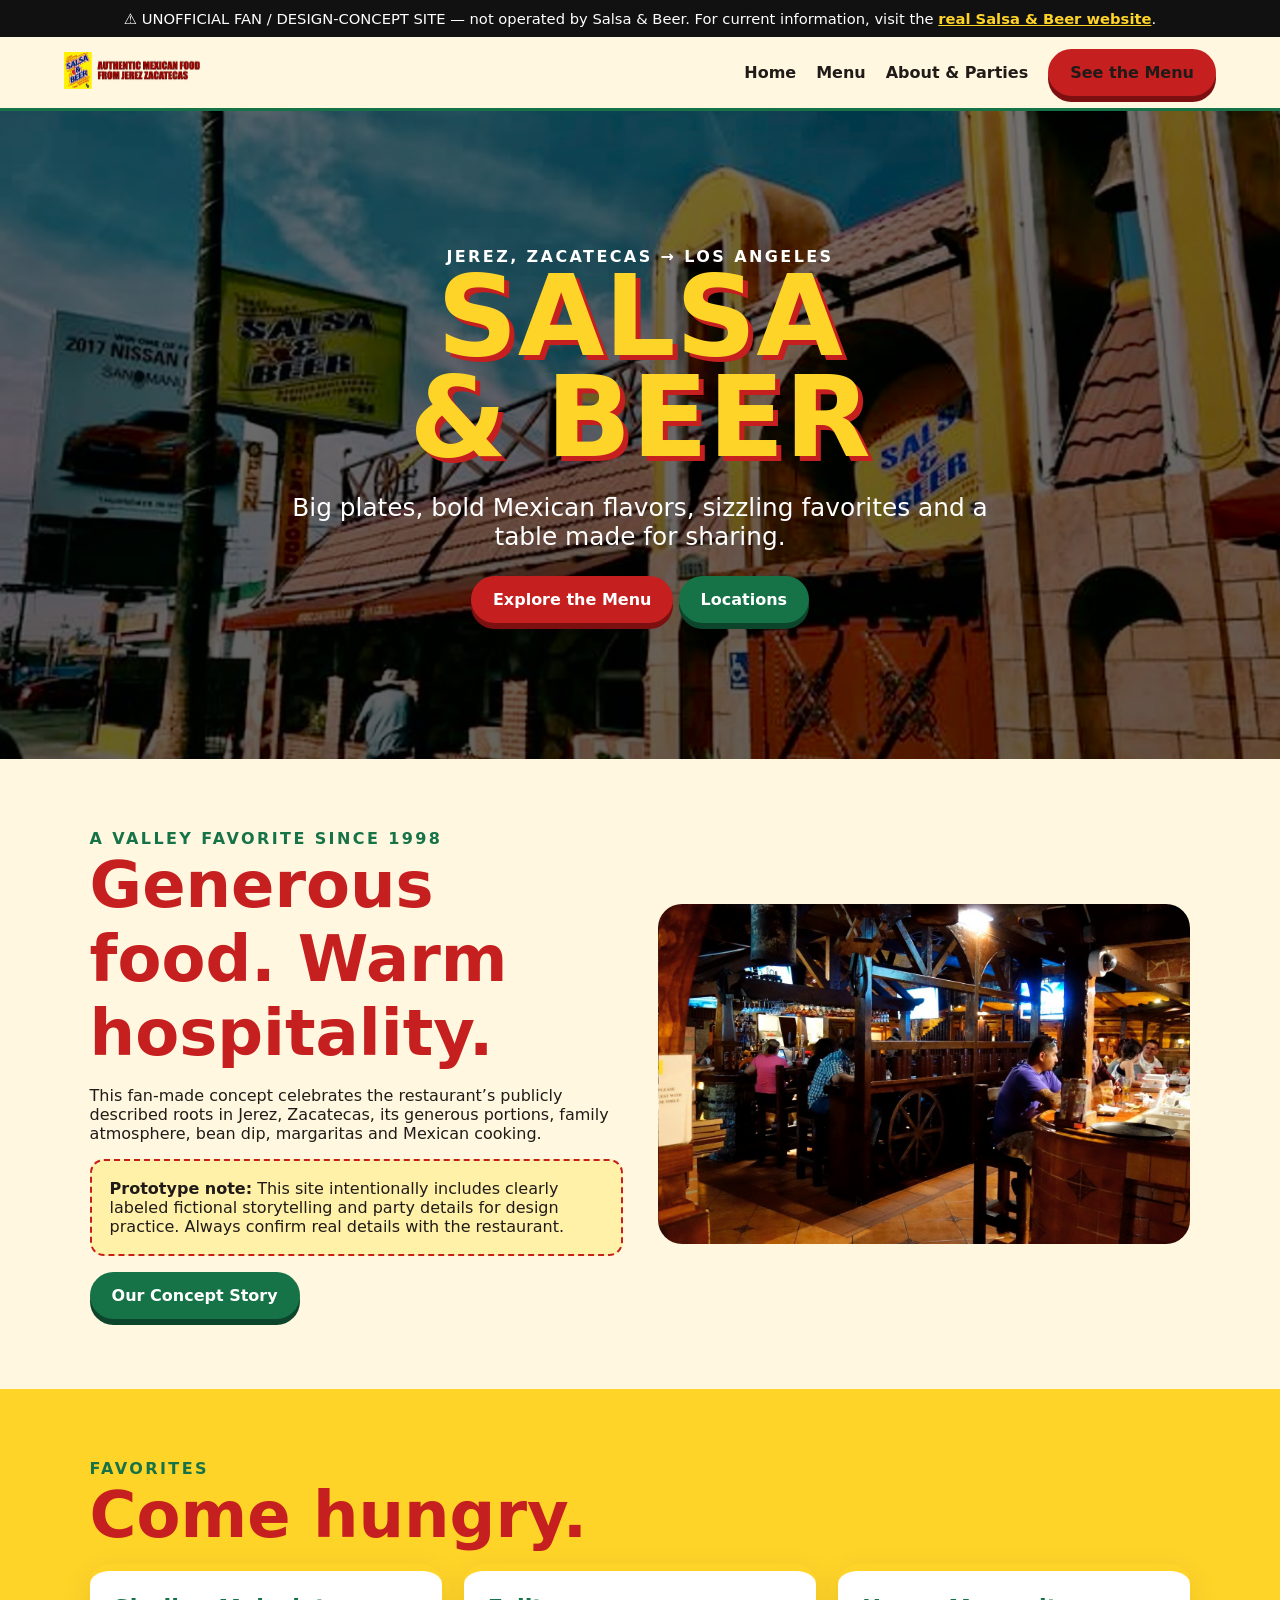
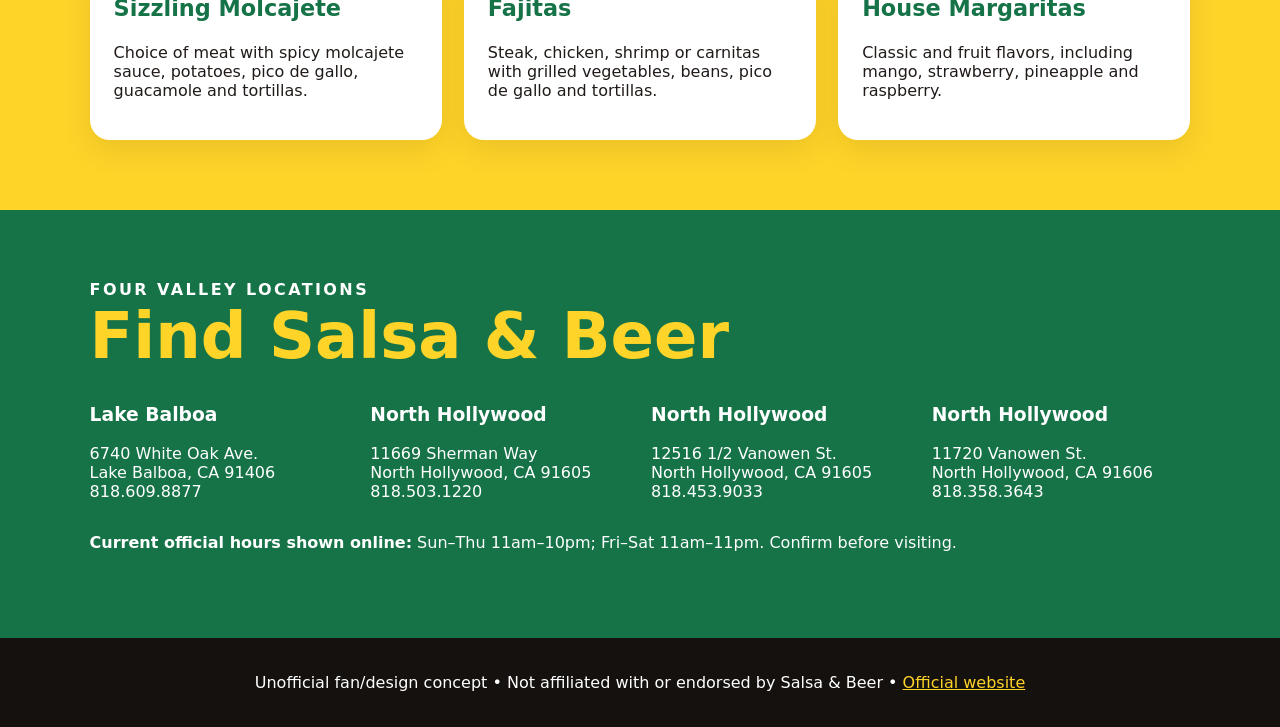
<file: index.html>
<!doctype html><html lang="en"><head><meta charset="utf-8"><meta name="viewport" content="width=device-width,initial-scale=1"><meta name="robots" content="noindex,nofollow,noarchive,nosnippet,noimageindex"><meta name="googlebot" content="noindex,nofollow,noarchive,nosnippet"><title>Salsa & Beer — Unofficial Fan Concept</title><link rel="stylesheet" href="styles.css"></head><body>
<div class="fan">⚠️ UNOFFICIAL FAN / DESIGN-CONCEPT SITE — not operated by Salsa & Beer. For current information, visit the <a href="https://salsaandbeer.com/" rel="nofollow">real Salsa & Beer website</a>.</div>
<nav class="nav"><a href="index.html"><img src="assets/logo.png" alt="Salsa and Beer logo"></a><div class="links"><a href="index.html">Home</a><a href="menu.html">Menu</a><a href="about.html">About & Parties</a><a class="btn" href="menu.html">See the Menu</a></div><a class="mobile btn" href="menu.html">Menu</a></nav>
<header class="hero"><div><div class="eyebrow" style="color:#fff">Jerez, Zacatecas → Los Angeles</div><h1>SALSA<br>& BEER</h1><p>Big plates, bold Mexican flavors, sizzling favorites and a table made for sharing.</p><a class="btn" href="menu.html">Explore the Menu</a> <a class="btn green" href="#locations">Locations</a></div></header>
<section class="section"><div class="split"><div><div class="eyebrow">A Valley favorite since 1998</div><h2>Generous food. Warm hospitality.</h2><p>This fan-made concept celebrates the restaurant’s publicly described roots in Jerez, Zacatecas, its generous portions, family atmosphere, bean dip, margaritas and Mexican cooking.</p><p class="notice"><strong>Prototype note:</strong> This site intentionally includes clearly labeled fictional storytelling and party details for design practice. Always confirm real details with the restaurant.</p><a class="btn green" href="about.html">Our Concept Story</a></div><div class="photo" style="background-image:url('assets/salsa-beer-interior.jpg')"></div></div></section>
<section class="section" style="background:#ffd429"><div class="eyebrow">Favorites</div><h2>Come hungry.</h2><div class="grid"><div class="card"><h3>Sizzling Molcajete</h3><p>Choice of meat with spicy molcajete sauce, potatoes, pico de gallo, guacamole and tortillas.</p></div><div class="card"><h3>Fajitas</h3><p>Steak, chicken, shrimp or carnitas with grilled vegetables, beans, pico de gallo and tortillas.</p></div><div class="card"><h3>House Margaritas</h3><p>Classic and fruit flavors, including mango, strawberry, pineapple and raspberry.</p></div></div></section>
<section id="locations" class="section locations"><div class="eyebrow" style="color:#fff">Four Valley locations</div><h2>Find Salsa & Beer</h2><div class="grid"><div><h3>Lake Balboa</h3><p>6740 White Oak Ave.<br>Lake Balboa, CA 91406<br>818.609.8877</p></div><div><h3>North Hollywood</h3><p>11669 Sherman Way<br>North Hollywood, CA 91605<br>818.503.1220</p></div><div><h3>North Hollywood</h3><p>12516 1/2 Vanowen St.<br>North Hollywood, CA 91605<br>818.453.9033</p></div><div><h3>North Hollywood</h3><p>11720 Vanowen St.<br>North Hollywood, CA 91606<br>818.358.3643</p></div></div><p><strong>Current official hours shown online:</strong> Sun–Thu 11am–10pm; Fri–Sat 11am–11pm. Confirm before visiting.</p></section>
<footer>Unofficial fan/design concept • Not affiliated with or endorsed by Salsa & Beer • <a href="https://salsaandbeer.com/" rel="nofollow" style="color:#ffd429">Official website</a></footer><script src="script.js"></script></body></html>
</file>
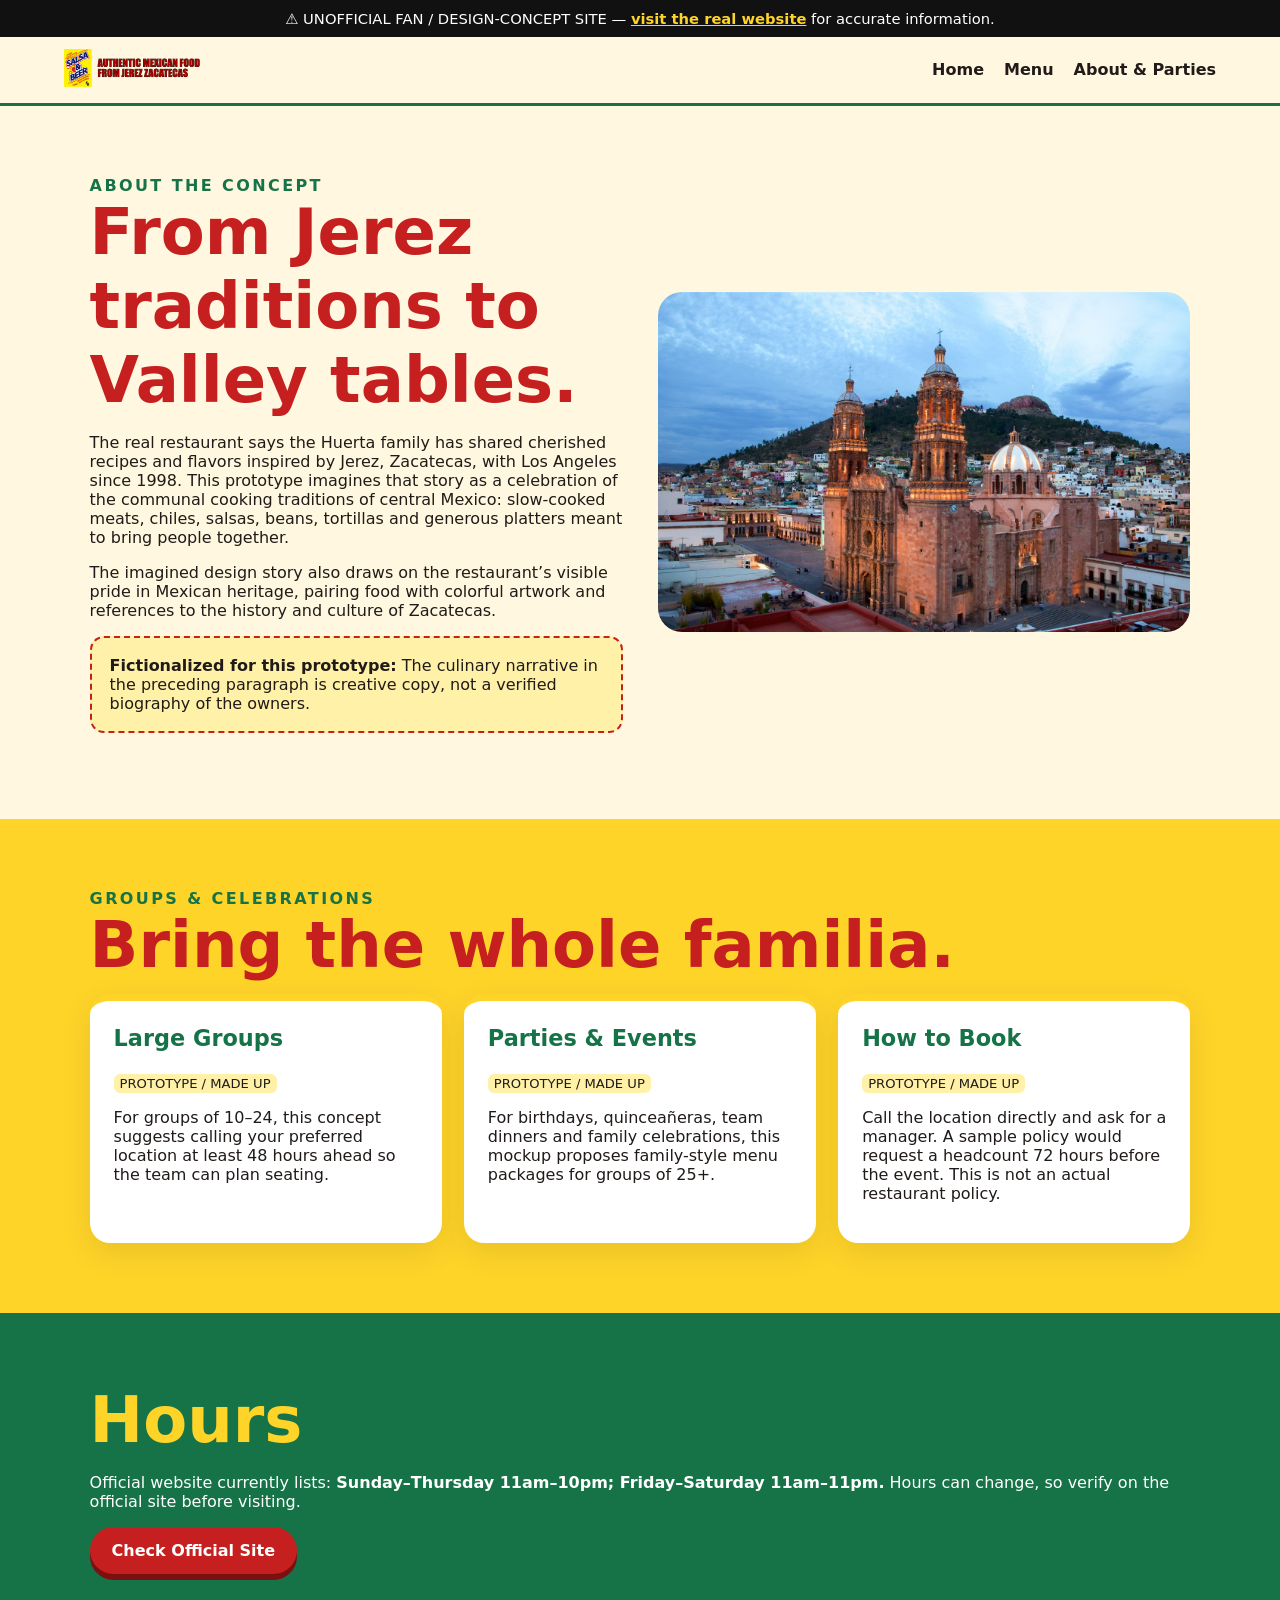
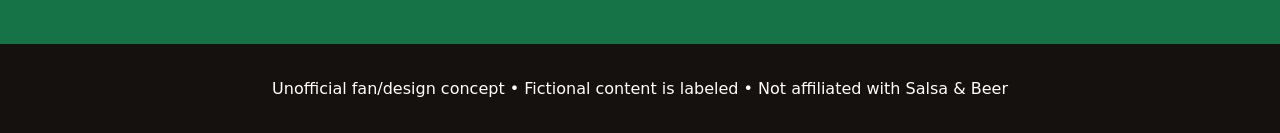
<file: about.html>
<!doctype html><html lang="en"><head><meta charset="utf-8"><meta name="viewport" content="width=device-width,initial-scale=1"><meta name="robots" content="noindex,nofollow,noarchive,nosnippet,noimageindex"><title>About — Salsa & Beer Fan Concept</title><link rel="stylesheet" href="styles.css"></head><body><div class="fan">⚠️ UNOFFICIAL FAN / DESIGN-CONCEPT SITE — <a href="https://salsaandbeer.com/" rel="nofollow">visit the real website</a> for accurate information.</div><nav class="nav"><a href="index.html"><img src="assets/logo.png" alt="Salsa and Beer logo"></a><div class="links"><a href="index.html">Home</a><a href="menu.html">Menu</a><a href="about.html">About & Parties</a></div></nav>
<section class="section"><div class="split"><div><div class="eyebrow">About the concept</div><h2>From Jerez traditions to Valley tables.</h2><p>The real restaurant says the Huerta family has shared cherished recipes and flavors inspired by Jerez, Zacatecas, with Los Angeles since 1998. This prototype imagines that story as a celebration of the communal cooking traditions of central Mexico: slow-cooked meats, chiles, salsas, beans, tortillas and generous platters meant to bring people together.</p><p>The imagined design story also draws on the restaurant’s visible pride in Mexican heritage, pairing food with colorful artwork and references to the history and culture of Zacatecas.</p><p class="notice"><strong>Fictionalized for this prototype:</strong> The culinary narrative in the preceding paragraph is creative copy, not a verified biography of the owners.</p></div><div class="photo" style="background-image:url('assets/Zacatecas-Gaia-Xtreme-2.jpg')"></div></div></section>
<section class="section" style="background:#ffd429"><div class="eyebrow">Groups & celebrations</div><h2>Bring the whole familia.</h2><div class="grid"><div class="card"><h3>Large Groups</h3><p><span class="fake">PROTOTYPE / MADE UP</span></p><p>For groups of 10–24, this concept suggests calling your preferred location at least 48 hours ahead so the team can plan seating.</p></div><div class="card"><h3>Parties & Events</h3><p><span class="fake">PROTOTYPE / MADE UP</span></p><p>For birthdays, quinceañeras, team dinners and family celebrations, this mockup proposes family-style menu packages for groups of 25+.</p></div><div class="card"><h3>How to Book</h3><p><span class="fake">PROTOTYPE / MADE UP</span></p><p>Call the location directly and ask for a manager. A sample policy would request a headcount 72 hours before the event. This is not an actual restaurant policy.</p></div></div></section>
<section class="section locations"><h2>Hours</h2><p>Official website currently lists: <strong>Sunday–Thursday 11am–10pm; Friday–Saturday 11am–11pm.</strong> Hours can change, so verify on the official site before visiting.</p><a class="btn" href="https://salsaandbeer.com/" rel="nofollow">Check Official Site</a></section><footer>Unofficial fan/design concept • Fictional content is labeled • Not affiliated with Salsa & Beer</footer><script src="script.js"></script></body></html>
</file>
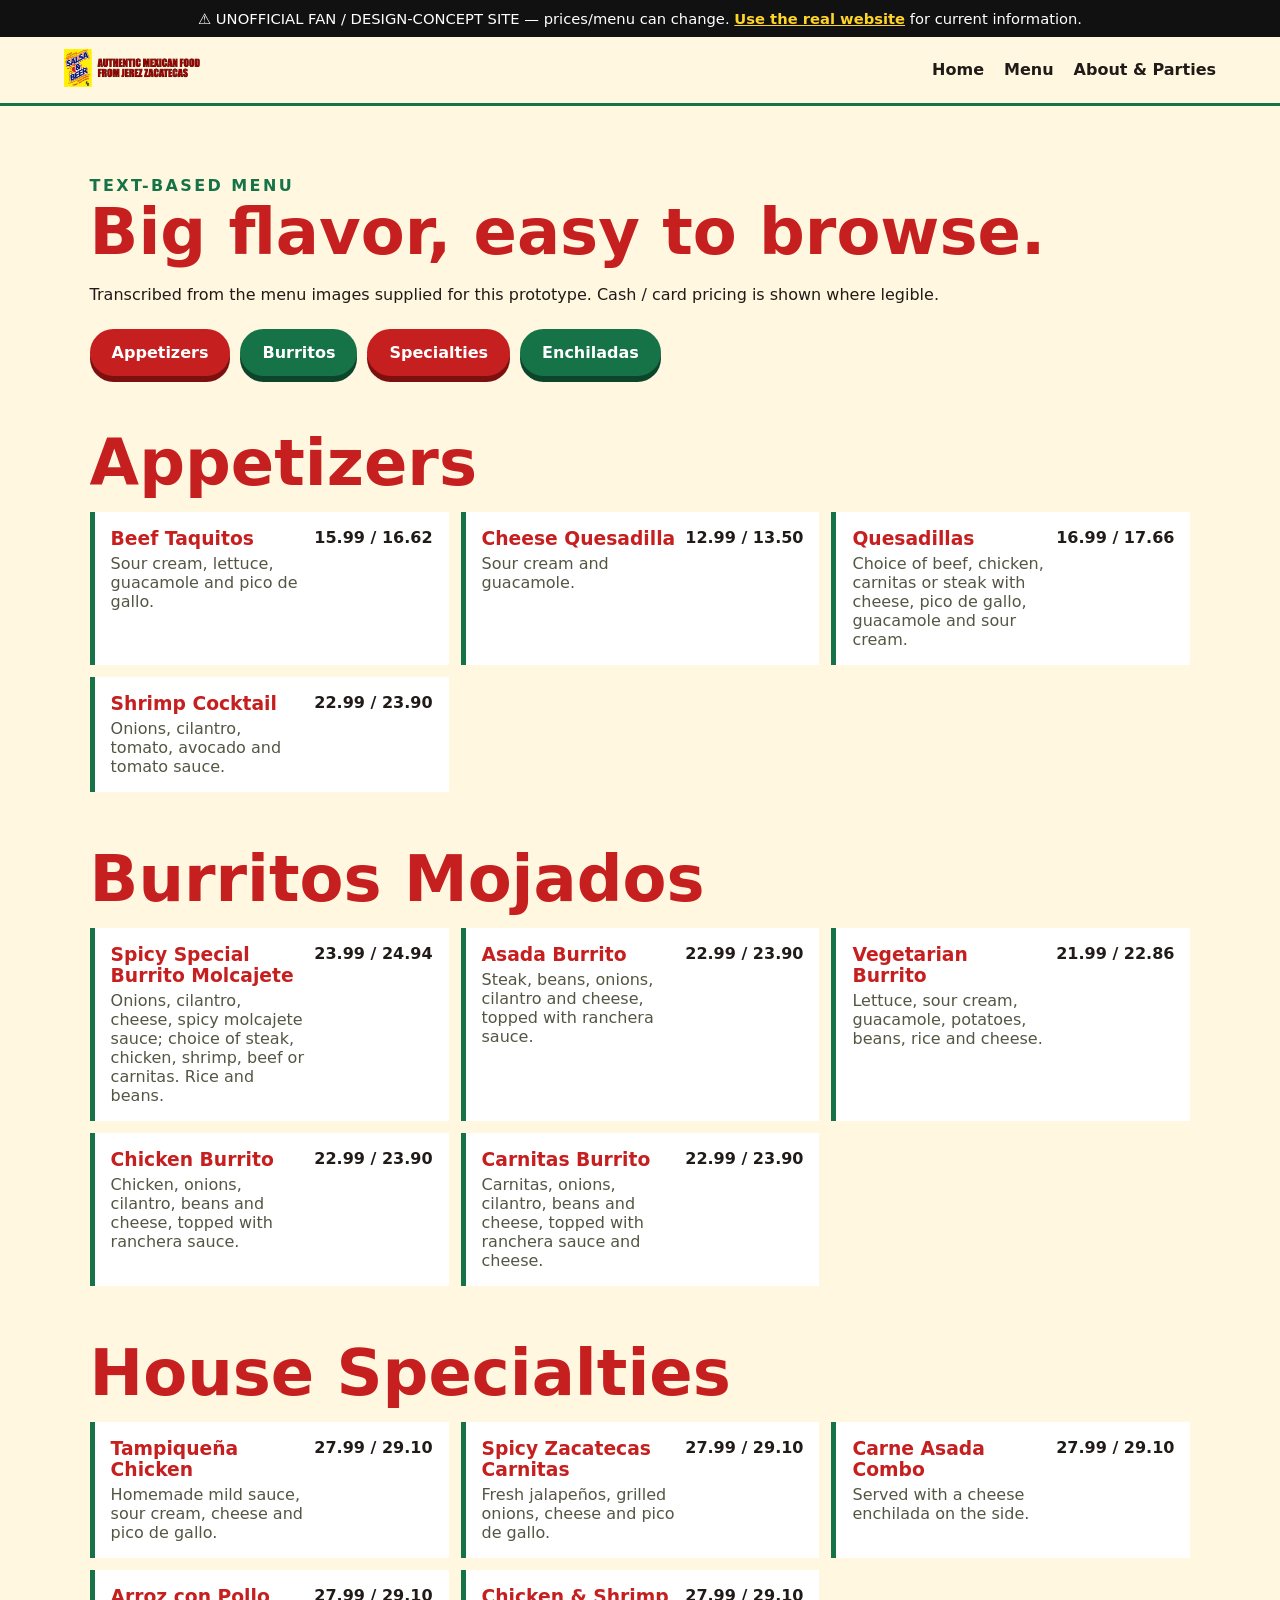
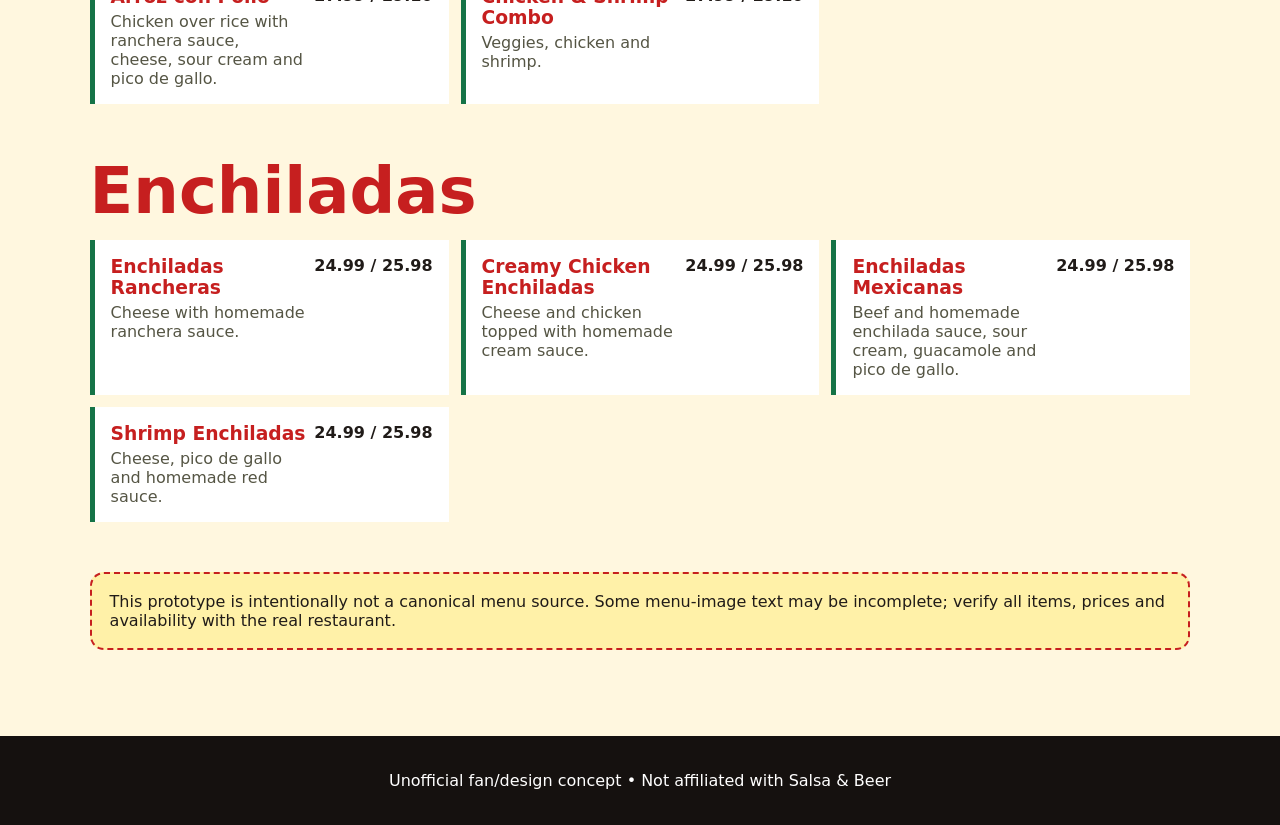
<file: menu.html>
<!doctype html><html lang="en"><head><meta charset="utf-8"><meta name="viewport" content="width=device-width,initial-scale=1"><meta name="robots" content="noindex,nofollow,noarchive,nosnippet,noimageindex"><title>Menu — Salsa & Beer Fan Concept</title><link rel="stylesheet" href="styles.css"></head><body><div class="fan">⚠️ UNOFFICIAL FAN / DESIGN-CONCEPT SITE — prices/menu can change. <a href="https://salsaandbeer.com/" rel="nofollow">Use the real website</a> for current information.</div><nav class="nav"><a href="index.html"><img src="assets/logo.png" alt="Salsa and Beer logo"></a><div class="links"><a href="index.html">Home</a><a href="menu.html">Menu</a><a href="about.html">About & Parties</a></div></nav>
<section class="section"><div class="eyebrow">Text-based menu</div><h2>Big flavor, easy to browse.</h2><p>Transcribed from the menu images supplied for this prototype. Cash / card pricing is shown where legible.</p><div class="menu-nav"><a class="btn" href="#apps">Appetizers</a><a class="btn green" href="#burritos">Burritos</a><a class="btn" href="#specialties">Specialties</a><a class="btn green" href="#enchiladas">Enchiladas</a></div>
<div id="apps" class="menu-section"><h2>Appetizers</h2><div class="menu-items"><div class="item"><div><h3>Beef Taquitos</h3><p>Sour cream, lettuce, guacamole and pico de gallo.</p></div><div class="price">15.99 / 16.62</div></div><div class="item"><div><h3>Cheese Quesadilla</h3><p>Sour cream and guacamole.</p></div><div class="price">12.99 / 13.50</div></div><div class="item"><div><h3>Quesadillas</h3><p>Choice of beef, chicken, carnitas or steak with cheese, pico de gallo, guacamole and sour cream.</p></div><div class="price">16.99 / 17.66</div></div><div class="item"><div><h3>Shrimp Cocktail</h3><p>Onions, cilantro, tomato, avocado and tomato sauce.</p></div><div class="price">22.99 / 23.90</div></div></div></div>
<div id="burritos" class="menu-section"><h2>Burritos Mojados</h2><div class="menu-items"><div class="item"><div><h3>Spicy Special Burrito Molcajete</h3><p>Onions, cilantro, cheese, spicy molcajete sauce; choice of steak, chicken, shrimp, beef or carnitas. Rice and beans.</p></div><div class="price">23.99 / 24.94</div></div><div class="item"><div><h3>Asada Burrito</h3><p>Steak, beans, onions, cilantro and cheese, topped with ranchera sauce.</p></div><div class="price">22.99 / 23.90</div></div><div class="item"><div><h3>Vegetarian Burrito</h3><p>Lettuce, sour cream, guacamole, potatoes, beans, rice and cheese.</p></div><div class="price">21.99 / 22.86</div></div><div class="item"><div><h3>Chicken Burrito</h3><p>Chicken, onions, cilantro, beans and cheese, topped with ranchera sauce.</p></div><div class="price">22.99 / 23.90</div></div><div class="item"><div><h3>Carnitas Burrito</h3><p>Carnitas, onions, cilantro, beans and cheese, topped with ranchera sauce and cheese.</p></div><div class="price">22.99 / 23.90</div></div></div></div>
<div id="specialties" class="menu-section"><h2>House Specialties</h2><div class="menu-items"><div class="item"><div><h3>Tampiqueña Chicken</h3><p>Homemade mild sauce, sour cream, cheese and pico de gallo.</p></div><div class="price">27.99 / 29.10</div></div><div class="item"><div><h3>Spicy Zacatecas Carnitas</h3><p>Fresh jalapeños, grilled onions, cheese and pico de gallo.</p></div><div class="price">27.99 / 29.10</div></div><div class="item"><div><h3>Carne Asada Combo</h3><p>Served with a cheese enchilada on the side.</p></div><div class="price">27.99 / 29.10</div></div><div class="item"><div><h3>Arroz con Pollo</h3><p>Chicken over rice with ranchera sauce, cheese, sour cream and pico de gallo.</p></div><div class="price">27.99 / 29.10</div></div><div class="item"><div><h3>Chicken & Shrimp Combo</h3><p>Veggies, chicken and shrimp.</p></div><div class="price">27.99 / 29.10</div></div></div></div>
<div id="enchiladas" class="menu-section"><h2>Enchiladas</h2><div class="menu-items"><div class="item"><div><h3>Enchiladas Rancheras</h3><p>Cheese with homemade ranchera sauce.</p></div><div class="price">24.99 / 25.98</div></div><div class="item"><div><h3>Creamy Chicken Enchiladas</h3><p>Cheese and chicken topped with homemade cream sauce.</p></div><div class="price">24.99 / 25.98</div></div><div class="item"><div><h3>Enchiladas Mexicanas</h3><p>Beef and homemade enchilada sauce, sour cream, guacamole and pico de gallo.</p></div><div class="price">24.99 / 25.98</div></div><div class="item"><div><h3>Shrimp Enchiladas</h3><p>Cheese, pico de gallo and homemade red sauce.</p></div><div class="price">24.99 / 25.98</div></div></div></div>
<p class="notice">This prototype is intentionally not a canonical menu source. Some menu-image text may be incomplete; verify all items, prices and availability with the real restaurant.</p></section><footer>Unofficial fan/design concept • Not affiliated with Salsa & Beer</footer><script src="script.js"></script></body></html>
</file>
<file: styles.css>
:root{--red:#c61f1f;--green:#157347;--yellow:#ffd429;--cream:#fff7df;--ink:#201b18;--dark:#15110f}*{box-sizing:border-box}html{scroll-behavior:smooth}body{margin:0;font-family:system-ui,-apple-system,Segoe UI,Roboto,sans-serif;color:var(--ink);background:var(--cream)}.fan{background:#111;color:#fff;text-align:center;padding:10px 16px;font-size:.92rem}.fan a{color:var(--yellow);font-weight:800}.nav{position:sticky;top:0;z-index:20;background:rgba(255,247,223,.96);backdrop-filter:blur(8px);display:flex;align-items:center;justify-content:space-between;padding:12px clamp(18px,5vw,70px);border-bottom:3px solid var(--green)}.nav img{width:150px;max-height:58px;object-fit:contain}.links{display:flex;gap:20px;align-items:center}.links a{color:var(--ink);text-decoration:none;font-weight:800}.hero{min-height:72vh;display:grid;place-items:center;text-align:center;padding:60px 20px;background:linear-gradient(#0008,#0009),url('assets/Salsa_and_beer_d62ov4.webp') center/cover}.hero h1{font-size:clamp(3rem,9vw,7rem);line-height:.9;color:var(--yellow);margin:0;text-shadow:5px 5px 0 var(--red)}.hero p{color:#fff;font-size:clamp(1.1rem,2.5vw,1.55rem);max-width:700px}.btn{display:inline-block;border:0;border-radius:999px;padding:14px 22px;background:var(--red);color:#fff;text-decoration:none;font-weight:900;cursor:pointer;box-shadow:0 6px 0 #7c1010;transition:.14s transform,.14s box-shadow}.btn.green{background:var(--green);box-shadow:0 6px 0 #0c452b}.btn:hover{transform:translateY(-2px)}.btn:active,.btn.pop{transform:translateY(5px) scale(.97);box-shadow:0 1px 0 #111}.section{padding:70px clamp(20px,7vw,100px)}.section h2{font-size:clamp(2rem,5vw,4rem);color:var(--red);margin:0 0 12px}.eyebrow{text-transform:uppercase;letter-spacing:.15em;color:var(--green);font-weight:900}.grid{display:grid;grid-template-columns:repeat(auto-fit,minmax(240px,1fr));gap:22px}.card{background:#fff;border-radius:20px;padding:24px;box-shadow:0 10px 30px #3b29161c;border-top:7px solid var(--yellow)}.card h3{color:var(--green);font-size:1.4rem;margin-top:0}.photo{min-height:340px;border-radius:24px;background:center/cover}.split{display:grid;grid-template-columns:1fr 1fr;gap:35px;align-items:center}.locations{background:var(--green);color:#fff}.locations h2{color:var(--yellow)}footer{background:var(--dark);color:#fff;padding:35px;text-align:center}.notice{background:#fff1a8;border:2px dashed var(--red);padding:18px;border-radius:14px}.menu-nav{display:flex;gap:10px;flex-wrap:wrap;margin:25px 0}.menu-section{margin:50px 0}.menu-items{display:grid;grid-template-columns:repeat(auto-fit,minmax(290px,1fr));gap:12px}.item{background:#fff;padding:16px;border-left:5px solid var(--green);display:grid;grid-template-columns:1fr auto;gap:8px}.item h3{margin:0;color:var(--red)}.item p{margin:5px 0 0;color:#554}.price{font-weight:900;white-space:nowrap}.fake{font-size:.82rem;background:#fff1a8;padding:2px 6px;border-radius:6px}.mobile{display:none}@media(max-width:760px){.split{grid-template-columns:1fr}.links{display:none}.mobile{display:block}.nav img{width:120px}.hero{min-height:62vh}.section{padding:48px 20px}}
</file>
